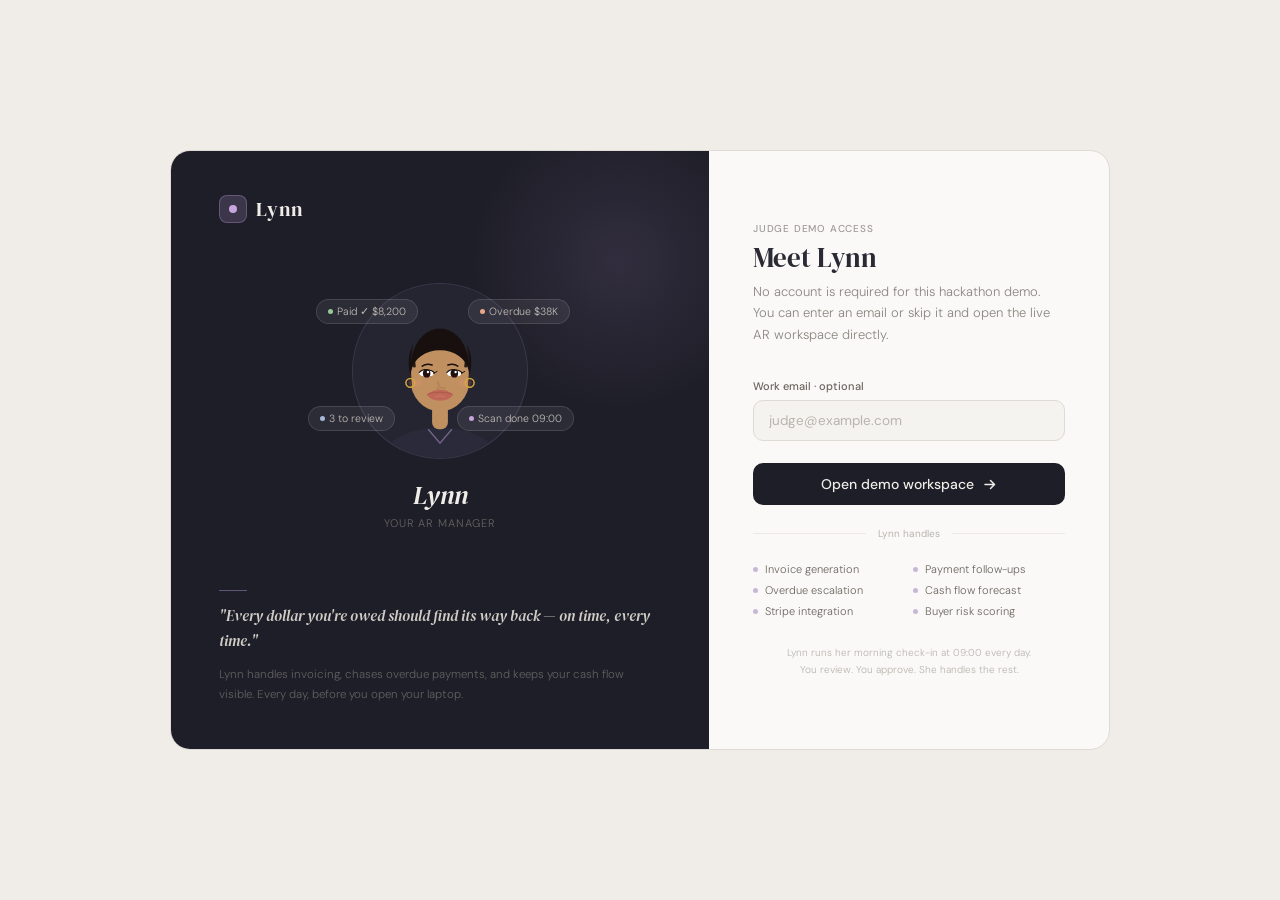
<file: static/landing.html>
<!DOCTYPE html>
<html lang="en">
<head>
<meta charset="UTF-8">
<meta name="viewport" content="width=device-width, initial-scale=1.0">
<title>Lynn — Your AR Manager</title>
<link href="https://fonts.googleapis.com/css2?family=DM+Sans:wght@300;400;500&family=DM+Serif+Display:ital@0;1&display=swap" rel="stylesheet">
<style>
* { box-sizing: border-box; margin: 0; padding: 0; }
body {
  font-family: 'DM Sans', sans-serif;
  background: #f0ede8;
  min-height: 100vh;
  display: flex;
  align-items: center;
  justify-content: center;
  padding: 24px;
}
.page {
  display: grid;
  grid-template-columns: 1fr 400px;
  max-width: 940px;
  width: 100%;
  min-height: 600px;
  background: #faf9f7;
  border-radius: 20px;
  border: 1px solid #dedad4;
  overflow: hidden;
}
.left {
  background: #1e1e28;
  padding: 44px 48px;
  display: flex;
  flex-direction: column;
  justify-content: space-between;
  position: relative;
  overflow: hidden;
}
.left-glow {
  position: absolute;
  width: 300px; height: 300px;
  border-radius: 50%;
  background: radial-gradient(circle, rgba(180,148,210,0.13) 0%, transparent 70%);
  top: -40px; right: -60px;
  pointer-events: none;
}
.brand {
  display: flex; align-items: center; gap: 9px;
  position: relative; z-index: 1;
}
.brand-mark {
  width: 28px; height: 28px; border-radius: 8px;
  background: rgba(180,148,210,0.2);
  border: 1px solid rgba(180,148,210,0.35);
  display: flex; align-items: center; justify-content: center;
}
.brand-dot { width: 8px; height: 8px; border-radius: 50%; background: #c8a4e0; }
.brand-name {
  font-family: 'DM Serif Display', serif;
  font-size: 20px; color: #f0ede8; letter-spacing: 0.04em;
}
.avatar-center {
  display: flex; flex-direction: column; align-items: center;
  position: relative; z-index: 1; flex: 1; justify-content: center;
}
.avatar-wrap {
  position: relative; margin-bottom: 18px;
}
.avatar-circle {
  width: 176px; height: 176px; border-radius: 50%;
  background: rgba(180,148,210,0.07);
  border: 1px solid rgba(180,148,210,0.14);
  overflow: hidden;
  display: flex; align-items: flex-end; justify-content: center;
}
.chip {
  position: absolute;
  background: rgba(240,237,232,0.07);
  border: 1px solid rgba(240,237,232,0.13);
  border-radius: 20px;
  padding: 5px 11px;
  font-size: 10.5px; color: #c0bcb6;
  white-space: nowrap; font-weight: 300;
}
.chip-tl { top: 16px; left: -36px; }
.chip-tr { top: 16px; right: -42px; }
.chip-bl { bottom: 28px; left: -44px; }
.chip-br { bottom: 28px; right: -46px; }
.cdot { display:inline-block; width:5px; height:5px; border-radius:50%; margin-right:4px; vertical-align:middle; margin-bottom:1px; }
.lynn-label {
  font-family: 'DM Serif Display', serif;
  font-style: italic; font-size: 26px; color: #f0ede8; margin-bottom: 3px;
}
.lynn-role {
  font-size: 11px; color: #686460; font-weight: 300;
  letter-spacing: 0.08em; text-transform: uppercase;
}
.vision { position: relative; z-index: 1; }
.vision-line { width: 28px; height: 1px; background: rgba(180,148,210,0.45); margin-bottom: 13px; }
.vision-quote {
  font-family: 'DM Serif Display', serif;
  font-style: italic; font-size: 15px; color: #d0ccc6; line-height: 1.65; margin-bottom: 11px;
}
.vision-sub { font-size: 11.5px; color: #626060; font-weight: 300; line-height: 1.75; }

/* RIGHT */
.right { padding: 48px 44px; display: flex; flex-direction: column; justify-content: center; }
.eyebrow { font-size: 10px; font-weight: 500; color: #a09c96; text-transform: uppercase; letter-spacing: 0.08em; margin-bottom: 7px; }
.title { font-family: 'DM Serif Display', serif; font-size: 27px; color: #2a2a35; margin-bottom: 7px; line-height: 1.2; }
.subtitle { font-size: 13px; color: #8a8680; font-weight: 300; line-height: 1.65; margin-bottom: 34px; }
.flabel { font-size: 11px; font-weight: 500; color: #6a6660; margin-bottom: 7px; display: block; }
.finput {
  width: 100%; padding: 11px 15px;
  border: 1px solid #dedad4; border-radius: 10px;
  font-size: 13.5px; font-family: 'DM Sans', sans-serif;
  background: #f5f3ef; color: #2a2a35; outline: none;
  transition: border-color 0.2s, background 0.2s; margin-bottom: 22px;
}
.finput:focus { border-color: #b8b0c8; background: #fff; }
.finput::placeholder { color: #b8b4ae; }
.fbtn {
  width: 100%; padding: 12px; border: none; border-radius: 10px;
  background: #1e1e28; color: #f0ede8;
  font-size: 14px; font-weight: 500; font-family: 'DM Sans', sans-serif;
  cursor: pointer; display: flex; align-items: center; justify-content: center; gap: 8px;
  transition: background 0.2s;
}
.fbtn:hover { background: #2e2e3e; }
.divider { display: flex; align-items: center; gap: 12px; margin: 22px 0; }
.dline { flex: 1; height: 1px; background: #ece9e3; }
.dtext { font-size: 10px; color: #b8b4ae; }
.caps { display: grid; grid-template-columns: 1fr 1fr; gap: 7px; }
.cap { display: flex; align-items: center; gap: 7px; font-size: 11px; color: #6a6660; font-weight: 300; }
.capdot { width: 5px; height: 5px; border-radius: 50%; background: #c8b8d8; flex-shrink: 0; }
.fnote { margin-top: 26px; font-size: 10px; color: #b8b4ae; font-weight: 300; line-height: 1.7; text-align: center; }
</style>
</head>
<body>
<div class="page">

  <div class="left">
    <div class="left-glow"></div>

    <div class="brand">
      <div class="brand-mark"><div class="brand-dot"></div></div>
      <span class="brand-name">Lynn</span>
    </div>

    <div class="avatar-center">
      <div class="avatar-wrap">
        <div class="chip chip-tl"><span class="cdot" style="background:#98c898"></span>Paid ✓ $8,200</div>
        <div class="chip chip-tr"><span class="cdot" style="background:#e8a888"></span>Overdue $38K</div>
        <div class="chip chip-bl"><span class="cdot" style="background:#a8b8d8"></span>3 to review</div>
        <div class="chip chip-br"><span class="cdot" style="background:#c8a4e0"></span>Scan done 09:00</div>

        <div class="avatar-circle">
          <svg width="176" height="176" viewBox="0 0 176 176" fill="none" xmlns="http://www.w3.org/2000/svg">

            <!-- bg -->
            <circle cx="88" cy="88" r="88" fill="#252532"/>

            <!-- BODY — drawn first, behind everything -->
            <path d="M20 200 C20 165 48 148 88 146 C128 148 156 165 156 200 Z" fill="#2a2a3a"/>
            <!-- shirt V -->
            <path d="M76 148 L88 162 L100 148" stroke="#c8a4e0" stroke-width="1.5" fill="none" opacity="0.45"/>

            <!-- NECK -->
            <rect x="80" y="120" width="16" height="28" rx="7" fill="#c09060"/>

            <!-- HEAD SHAPE — skin, drawn on top of neck -->
            <ellipse cx="88" cy="97" rx="30" ry="33" fill="#c09060"/>

            <!-- HAIR BACK — only the part behind/below the head, not on face -->
            <!-- back of hair at top — semicircle sitting above forehead -->
            <path d="M58 90 C58 62 72 46 88 46 C104 46 118 62 118 90 C114 76 103 68 88 68 C73 68 62 76 58 90 Z" fill="#18100e"/>

            <!-- side hair left — behind ear, below cheek level only -->
            <path d="M58 93 C55 83 56 70 61 62 C58 74 58 88 60 106 C58 102 57 98 58 93 Z" fill="#18100e"/>
            <!-- side hair right -->
            <path d="M118 93 C121 83 120 70 115 62 C118 74 118 88 116 106 C118 102 119 98 118 93 Z" fill="#18100e"/>

            <!-- FACE FEATURES on top of everything -->

            <!-- brows — thin arched -->
            <path d="M70 84 C73 82 77 82 80 83" stroke="#18100e" stroke-width="1.6" stroke-linecap="round" fill="none"/>
            <path d="M96 83 C99 82 103 82 106 84" stroke="#18100e" stroke-width="1.6" stroke-linecap="round" fill="none"/>

            <!-- eyes white -->
            <path d="M67 91 C69 88 73 87 77 88 C81 89 82 91 81 93 C79 95 70 95 68 93 C67 92 67 91 67 91 Z" fill="#fff"/>
            <path d="M95 91 C97 88 101 87 105 88 C109 89 110 91 109 93 C107 95 98 95 96 93 C95 92 95 91 95 91 Z" fill="#fff"/>

            <!-- iris -->
            <ellipse cx="74.5" cy="91.5" rx="3.8" ry="4.2" fill="#201010"/>
            <ellipse cx="102.5" cy="91.5" rx="3.8" ry="4.2" fill="#201010"/>

            <!-- shine -->
            <circle cx="75.8" cy="90" r="1.2" fill="#fff"/>
            <circle cx="103.8" cy="90" r="1.2" fill="#fff"/>

            <!-- eyeliner -->
            <path d="M67 90.5 C69 88 73 87 77 88 C81 89 82.5 90.5 82 91.5" stroke="#18100e" stroke-width="1.1" fill="none" stroke-linecap="round"/>
            <path d="M95 90.5 C97 88 101 87 105 88 C109 89 110.5 90.5 110 91.5" stroke="#18100e" stroke-width="1.1" fill="none" stroke-linecap="round"/>
            <!-- lash flick -->
            <path d="M82 91 L85 89.5" stroke="#18100e" stroke-width="1" fill="none" stroke-linecap="round"/>
            <path d="M110 91 L113 89.5" stroke="#18100e" stroke-width="1" fill="none" stroke-linecap="round"/>

            <!-- nose minimal -->
            <path d="M86 100 C86 104 88 106 90 106" stroke="#a07848" stroke-width="1" fill="none" stroke-linecap="round"/>
            <circle cx="86" cy="106.5" r="1.4" fill="#a07848" opacity="0.45"/>
            <circle cx="92" cy="106.5" r="1.4" fill="#a07848" opacity="0.45"/>

            <!-- lips -->
            <path d="M75 113 C79 109 84 108 88 108 C92 108 97 109 101 113 C99 117 94 119 88 119 C82 119 77 117 75 113 Z" fill="#c06858"/>
            <path d="M75 113 C79 111 83 110 86 111 C87 110 89 110 90 111 C93 110 97 111 101 113" stroke="#a85848" stroke-width="0.8" fill="none"/>
            <path d="M83 115 C86 114 90 114 93 115" stroke="#e08878" stroke-width="1" fill="none" opacity="0.5" stroke-linecap="round"/>

            <!-- blush -->
            <ellipse cx="63" cy="101" rx="7" ry="4" fill="#e89070" opacity="0.18"/>
            <ellipse cx="113" cy="101" rx="7" ry="4" fill="#e89070" opacity="0.18"/>

            <!-- earrings — gold hoops, outside face -->
            <circle cx="58" cy="101" r="4.5" stroke="#d4a840" stroke-width="1.5" fill="none"/>
            <circle cx="118" cy="101" r="4.5" stroke="#d4a840" stroke-width="1.5" fill="none"/>

            <!-- hair fringe / front wisps — on top of face at forehead -->
            <path d="M68 74 C72 62 80 57 88 57 C96 57 104 62 108 74 C102 66 95 63 88 63 C81 63 74 66 68 74 Z" fill="#18100e"/>
            <!-- a few face-framing wisp strands -->
            <path d="M62 84 C60 76 62 68 66 64" stroke="#18100e" stroke-width="3" fill="none" stroke-linecap="round" opacity="0.9"/>
            <path d="M114 84 C116 76 114 68 110 64" stroke="#18100e" stroke-width="3" fill="none" stroke-linecap="round" opacity="0.9"/>

          </svg>
        </div>
      </div>

      <div class="lynn-label">Lynn</div>
      <div class="lynn-role">Your AR Manager</div>
    </div>

    <div class="vision">
      <div class="vision-line"></div>
      <div class="vision-quote">"Every dollar you're owed should find its way back — on time, every time."</div>
      <div class="vision-sub">Lynn handles invoicing, chases overdue payments, and keeps your cash flow visible. Every day, before you open your laptop.</div>
    </div>
  </div>

  <div class="right">
    <div class="eyebrow">Judge demo access</div>
    <div class="title">Meet Lynn</div>
    <div class="subtitle">No account is required for this hackathon demo. You can enter an email or skip it and open the live AR workspace directly.</div>

    <label class="flabel" for="email">Work email · optional</label>
    <input class="finput" id="email" type="email" placeholder="judge@example.com" />

    <button id="enterLynn" class="fbtn" type="button">
      Open demo workspace
      <svg width="15" height="15" viewBox="0 0 15 15" fill="none">
        <path d="M3 7.5h9M8.5 3.5l4 4-4 4" stroke="currentColor" stroke-width="1.5" stroke-linecap="round" stroke-linejoin="round"/>
      </svg>
    </button>

    <div class="divider">
      <div class="dline"></div>
      <span class="dtext">Lynn handles</span>
      <div class="dline"></div>
    </div>

    <div class="caps">
      <div class="cap"><div class="capdot"></div>Invoice generation</div>
      <div class="cap"><div class="capdot"></div>Payment follow-ups</div>
      <div class="cap"><div class="capdot"></div>Overdue escalation</div>
      <div class="cap"><div class="capdot"></div>Cash flow forecast</div>
      <div class="cap"><div class="capdot"></div>Stripe integration</div>
      <div class="cap"><div class="capdot"></div>Buyer risk scoring</div>
    </div>

    <div class="fnote">
      Lynn runs her morning check-in at 09:00 every day.<br>
      You review. You approve. She handles the rest.
    </div>
  </div>

</div>
<script>
  const appTarget = window.location.protocol === "file:" ? "https://lynn-ar-manager.onrender.com/app" : "/app";
  document.getElementById("enterLynn").addEventListener("click", () => {
    window.location.href = appTarget;
  });
  document.getElementById("email").addEventListener("keydown", (event) => {
    if (event.key === "Enter") window.location.href = appTarget;
  });
</script>
</body>
</html>
</file>
